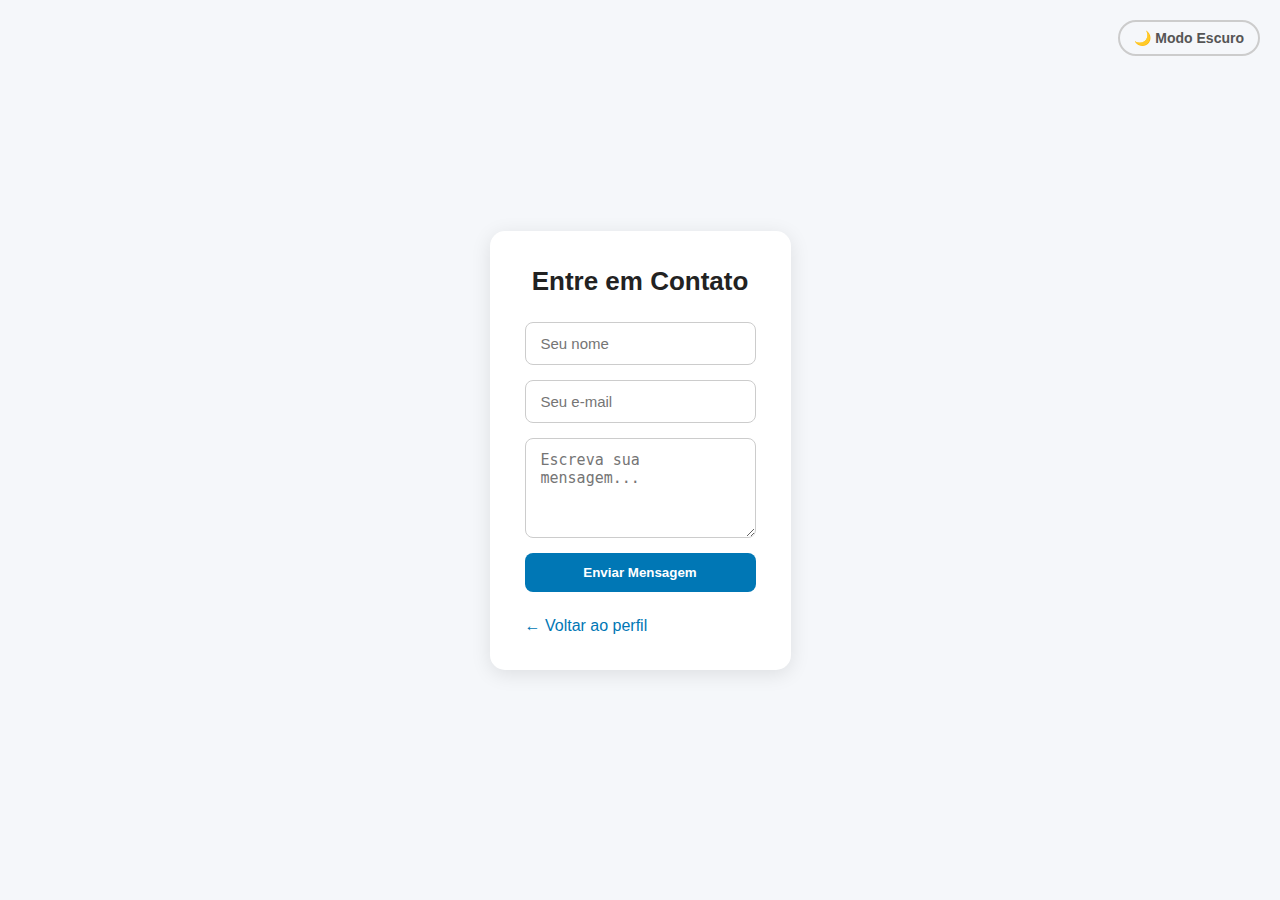
<file: contato.html>
<!DOCTYPE html>
<html lang="pt-BR">
<head>
    <meta charset="UTF-8">
    <meta name="viewport" content="width=device-width, initial-scale=1.0">
    <title>Contato | Raiane Duarte</title>
    <link rel="stylesheet" href="style.css">
    <style>
        .contact-container {
            max-width: 600px;
            background-color: #fff;
            padding: 35px;
            border-radius: 15px;
            box-shadow: 0 4px 20px rgba(0, 0, 0, 0.1);
        }

        .contact-container h1 {
            margin-bottom: 25px;
            color: #222;
            text-align: center;
        }

        form {
            display: flex;
            flex-direction: column;
            gap: 15px;
        }

        input, textarea {
            padding: 12px 15px;
            border-radius: 8px;
            border: 1px solid #ccc;
            font-size: 15px;
        }

        textarea {
            resize: vertical;
            min-height: 100px;
        }

        button[type="submit"] {
            background-color: #0077b5;
            color: white;
            padding: 12px;
            border: none;
            border-radius: 8px;
            font-weight: bold;
            cursor: pointer;
            transition: background-color 0.3s ease;
        }

        button[type="submit"]:hover {
            background-color: #005b94;
        }

        a.back-link {
            margin-top: 25px;
            display: inline-block;
            color: #0077b5;
            text-decoration: none;
            font-weight: 500;
            text-align: center;
        }

        a.back-link:hover {
            text-decoration: underline;
        }

        body.dark-mode .contact-container {
            background-color: #2a2a2a;
            color: #fff;
        }

        body.dark-mode input,
        body.dark-mode textarea {
            background-color: #3a3a3a;
            border-color: #555;
            color: #fff;
        }

        body.dark-mode button[type="submit"] {
            background-color: #00d4ff;
            color: #000;
        }
    </style>
</head>
<body>
    <button class="toggle-theme" onclick="toggleTheme()">🌙 Modo Escuro</button>

    <div class="contact-container">
        <h1>Entre em Contato</h1>
        <form action="https://formsubmit.co/raianeduarte061@gmail.com" method="POST">

            <input type="text" name="name" placeholder="Seu nome" required>
            <input type="email" name="email" placeholder="Seu e-mail" required>
            <textarea name="message" placeholder="Escreva sua mensagem..." required></textarea>

            <!-- Proteção contra spam e redirecionamento -->
            <input type="hidden" name="_captcha" value="false">
            <input type="hidden" name="_next" value="obrigado.html">

            <button type="submit">Enviar Mensagem</button>
        </form>
        <a class="back-link" href="index.html">&larr; Voltar ao perfil</a>
    </div>

    <script>
        function toggleTheme() {
            const body = document.body;
            body.classList.toggle("dark-mode");
            const isDark = body.classList.contains("dark-mode");
            localStorage.setItem("theme", isDark ? "dark" : "light");

            const btn = document.querySelector(".toggle-theme");
            btn.textContent = isDark ? "☀️ Modo Claro" : "🌙 Modo Escuro";
        }

        window.onload = () => {
            const savedTheme = localStorage.getItem("theme");
            if (savedTheme === "dark") {
                document.body.classList.add("dark-mode");
                document.querySelector(".toggle-theme").textContent = "☀️ Modo Claro";
            }
        }
    </script>
</body>
</html>
</file>
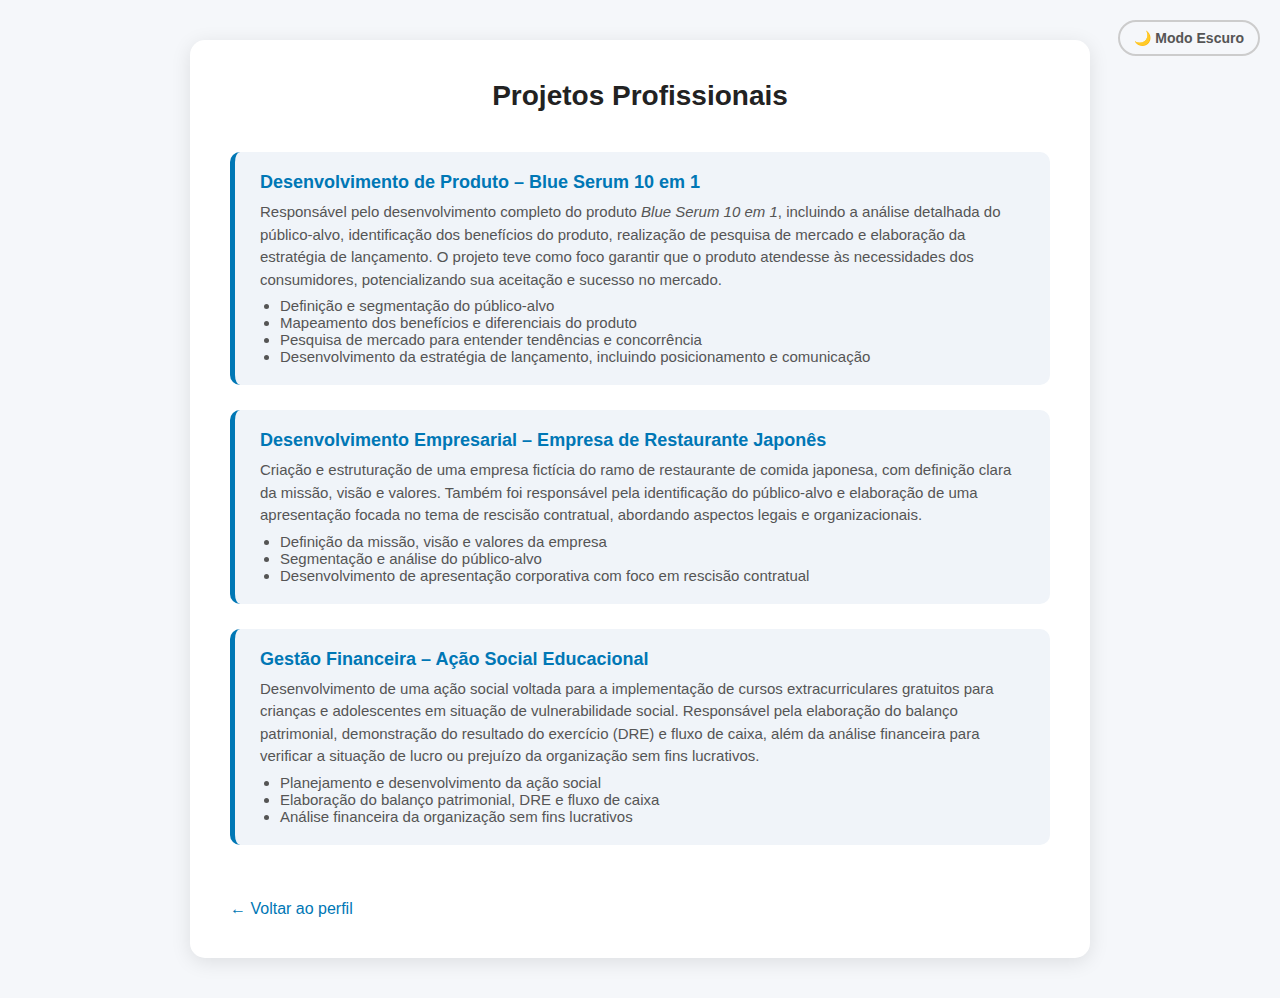
<file: projetos.html>
<!DOCTYPE html>
<html lang="pt-BR">
<head>
    <meta charset="UTF-8" />
    <meta name="viewport" content="width=device-width, initial-scale=1" />
    <title>Projetos | Raiane Duarte</title>
    <link rel="stylesheet" href="style.css" />
    <style>
        body {
            flex-direction: column;
            background-color: #f5f7fa;
            padding: 40px 20px;
            font-family: 'Segoe UI', sans-serif;
        }

        .projects-container {
            max-width: 900px;
            width: 100%;
            background-color: #ffffff;
            padding: 40px;
            border-radius: 15px;
            box-shadow: 0 4px 20px rgba(0,0,0,0.1);
        }

        .projects-container h1 {
            text-align: center;
            margin-bottom: 40px;
            font-size: 28px;
            color: #222;
        }

        .project {
            background-color: #f0f4f9;
            border-left: 5px solid #0077b5;
            padding: 20px 25px;
            margin-bottom: 25px;
            border-radius: 10px;
            transition: all 0.3s ease;
        }

        .project:hover {
            background-color: #e8f1fc;
        }

        .project h2 {
            font-size: 18px;
            color: #0077b5;
            margin-bottom: 8px;
        }

        .project p {
            font-size: 15px;
            color: #555;
            line-height: 1.5;
            margin-bottom: 6px;
        }

        .project ul {
            margin: 0 0 0 20px;
            color: #555;
            font-size: 15px;
        }

        .back-link {
            display: inline-block;
            margin-top: 30px;
            color: #0077b5;
            text-decoration: none;
            font-weight: 500;
            transition: color 0.2s ease;
        }

        .back-link:hover {
            text-decoration: underline;
            color: #005b94;
        }

        @media (max-width: 600px) {
            .projects-container {
                padding: 25px 20px;
            }

            .project h2 {
                font-size: 16px;
            }

            .project p, .project ul {
                font-size: 14px;
            }
        }
    </style>
</head>
<body>
    <button class="toggle-theme" onclick="toggleTheme()">🌙 Modo Escuro</button>

    <div class="projects-container">
        <h1>Projetos Profissionais</h1>

        <div class="project">
            <h2>Desenvolvimento de Produto – Blue Serum 10 em 1</h2>
            <p>Responsável pelo desenvolvimento completo do produto <em>Blue Serum 10 em 1</em>, incluindo a análise detalhada do público-alvo, identificação dos benefícios do produto, realização de pesquisa de mercado e elaboração da estratégia de lançamento. O projeto teve como foco garantir que o produto atendesse às necessidades dos consumidores, potencializando sua aceitação e sucesso no mercado.</p>
            <ul>
                <li>Definição e segmentação do público-alvo</li>
                <li>Mapeamento dos benefícios e diferenciais do produto</li>
                <li>Pesquisa de mercado para entender tendências e concorrência</li>
                <li>Desenvolvimento da estratégia de lançamento, incluindo posicionamento e comunicação</li>
            </ul>
        </div>

        <div class="project">
            <h2>Desenvolvimento Empresarial – Empresa de Restaurante Japonês</h2>
            <p>Criação e estruturação de uma empresa fictícia do ramo de restaurante de comida japonesa, com definição clara da missão, visão e valores. Também foi responsável pela identificação do público-alvo e elaboração de uma apresentação focada no tema de rescisão contratual, abordando aspectos legais e organizacionais.</p>
            <ul>
                <li>Definição da missão, visão e valores da empresa</li>
                <li>Segmentação e análise do público-alvo</li>
                <li>Desenvolvimento de apresentação corporativa com foco em rescisão contratual</li>
            </ul>
        </div>

        <div class="project">
            <h2>Gestão Financeira – Ação Social Educacional</h2>
            <p>Desenvolvimento de uma ação social voltada para a implementação de cursos extracurriculares gratuitos para crianças e adolescentes em situação de vulnerabilidade social. Responsável pela elaboração do balanço patrimonial, demonstração do resultado do exercício (DRE) e fluxo de caixa, além da análise financeira para verificar a situação de lucro ou prejuízo da organização sem fins lucrativos.</p>
            <ul>
                <li>Planejamento e desenvolvimento da ação social</li>
                <li>Elaboração do balanço patrimonial, DRE e fluxo de caixa</li>
                <li>Análise financeira da organização sem fins lucrativos</li>
            </ul>
        </div>

        <a href="index.html" class="back-link">&larr; Voltar ao perfil</a>
    </div>

    <script>
    function toggleTheme() {
        const body = document.body;
        body.classList.toggle("dark-mode");
        const isDark = body.classList.contains("dark-mode");
        localStorage.setItem("theme", isDark ? "dark" : "light");

        const btn = document.querySelector(".toggle-theme");
        btn.textContent = isDark ? "☀️ Modo Claro" : "🌙 Modo Escuro";
    }

    window.onload = () => {
        const savedTheme = localStorage.getItem("theme");
        if (savedTheme === "dark") {
            document.body.classList.add("dark-mode");
            document.querySelector(".toggle-theme").textContent = "☀️ Modo Claro";
        }
    }
    </script>
</body>
</html>
</file>
<file: style.css>
/* Reset básico */
* {
    margin: 0;
    padding: 0;
    box-sizing: border-box;
}

body {
    font-family: 'Segoe UI', sans-serif;
    background: #f5f7fa;
    color: #333;
    display: flex;
    align-items: center;
    justify-content: center;
    min-height: 100vh;
    padding: 20px;
}

/* Cartão principal */
.card {
    background-color: #ffffff;
    padding: 35px 30px;
    border-radius: 15px;
    text-align: center;
    width: 100%;
    max-width: 420px;
    box-shadow: 0 4px 20px rgba(0, 0, 0, 0.1);
    transition: transform 0.3s ease;
}

.card:hover {
    transform: scale(1.01);
}

/* Imagem de perfil */
.profile-img img {
    width: 120px;
    height: 120px;
    border-radius: 50%;
    border: 3px solid #0077b5;
    margin-bottom: 15px;
    object-fit: cover;
}

/* Título e descrição */
h1 {
    font-size: 26px;
    color: #005b94; /* Ou qualquer das opções acima */
    margin-bottom: 8px;
    font-weight: 700;
}


.description {
    font-size: 15px;
    color: #666;
    margin-bottom: 25px;
}

/* Links sociais */
.social-links {
    display: flex;
    flex-direction: column;
    gap: 12px;
}

.social-links a {
    text-decoration: none;
    color: #ffffff;
    padding: 12px;
    border-radius: 30px;
    font-weight: bold;
    transition: all 0.3s ease;
    display: flex;
    align-items: center;
    justify-content: center;
}

.social-links a i {
    margin-right: 10px;
    font-size: 18px;
}

/* Cores específicas */
.instagram {
    background: #e1306c;
}

.linkedin {
    background: #0077b5;
}

.twitter {
    background: #25d366;
}

.projects {
    background: #6c63ff;
}

.social-links a:hover {
    opacity: 0.9;
    transform: translateY(-2px);
}

/* Rodapé */
footer {
    margin-top: 30px;
    font-size: 12px;
    color: #999;
}


/* Botão de modo claro/escuro */
.toggle-theme {
    position: absolute;
    top: 20px;
    right: 20px;
    background: none;
    border: 2px solid #ccc;
    color: #555;
    padding: 8px 14px;
    border-radius: 20px;
    cursor: pointer;
    font-weight: bold;
    transition: all 0.3s ease;
    font-size: 14px;
}

.toggle-theme:hover {
    background-color: #eee;
}

/* Modo escuro */
body.dark-mode {
    background: #1e1e1e;
    color: #fff;
}

body.dark-mode .card,
body.dark-mode .projects-container {
    background-color: #2a2a2a;
    box-shadow: 0 4px 20px rgba(255, 255, 255, 0.05);
}

body.dark-mode .description,
body.dark-mode .project p,
body.dark-mode footer,
body.dark-mode .project {
    color: #ccc;
}

body.dark-mode .project {
    background-color: #333;
    border-left-color: #00d4ff;
}

body.dark-mode .project:hover {
    background-color: #3a3a3a;
}

body.dark-mode .toggle-theme {
    border-color: #777;
    color: #eee;
    background-color: transparent;
}

body.dark-mode .toggle-theme:hover {
    background-color: #333;
}

body.dark-mode a.back-link {
    color: #00d4ff;
}

body.dark-mode h1 {
    color: #00d4ff; /* Azul vibrante, ótimo contraste com fundo escuro */
}
</file>
